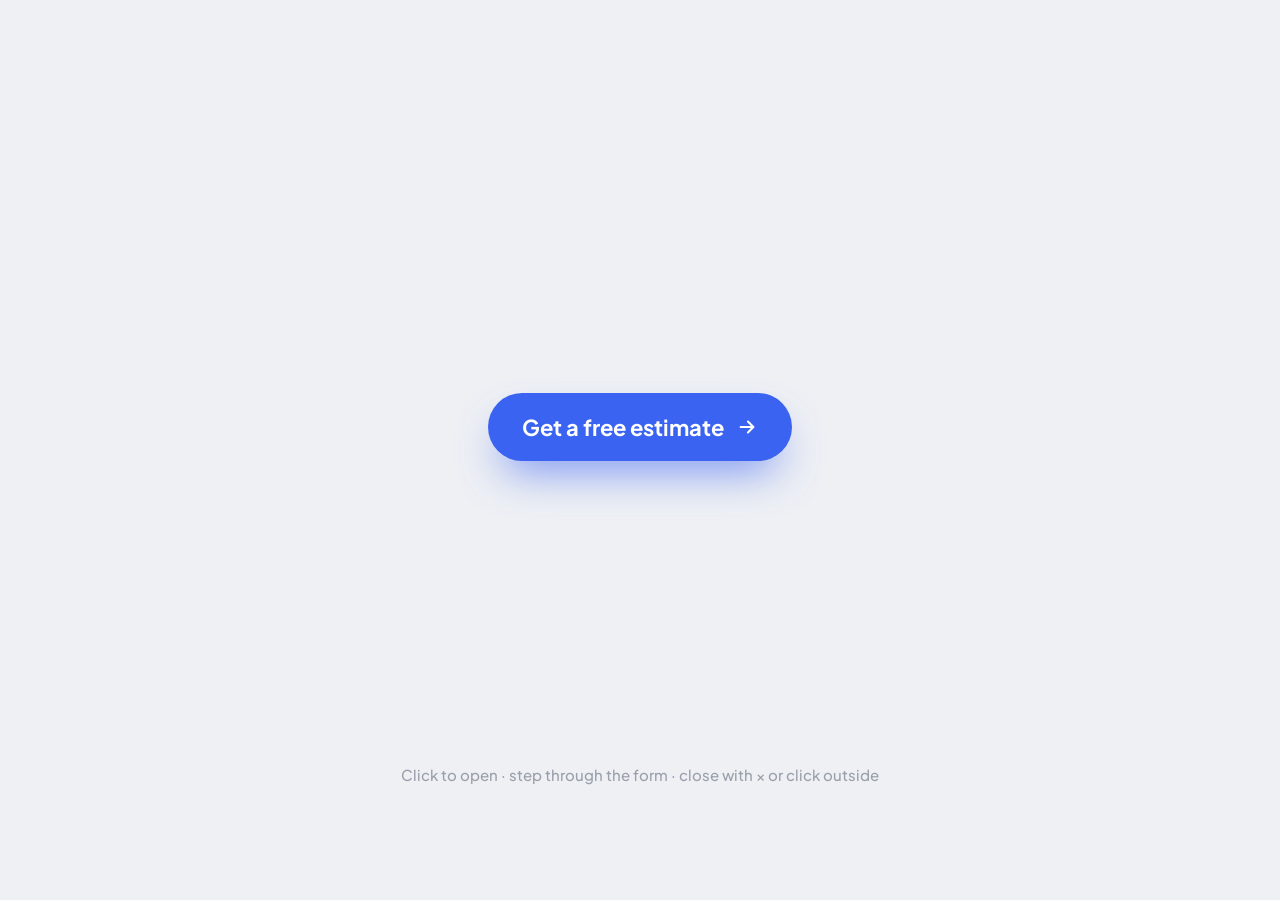
<file: fun-button.html>
<!DOCTYPE html>
<html lang="en">
<head>
<meta charset="utf-8">
<meta name="viewport" content="width=device-width, initial-scale=1">
<title>Get a Free Estimate</title>
<link rel="preconnect" href="https://fonts.googleapis.com">
<link rel="preconnect" href="https://fonts.gstatic.com" crossorigin>
<link href="https://fonts.googleapis.com/css2?family=Plus+Jakarta+Sans:wght@400;500;600;700;800&display=swap" rel="stylesheet">
<style>
  * { box-sizing: border-box; }
  body { margin: 0; }

  .af-page {
    min-height: 100vh;
    display: flex;
    flex-direction: column;
    align-items: center;
    justify-content: center;
    gap: 28px;
    background: #eef0f4;
    font-family: 'Plus Jakarta Sans', system-ui, sans-serif;
    padding: 48px 24px;
  }

  .af-stage {
    position: relative;
    width: 100%;
    max-width: 620px;
    min-height: 620px;
    display: flex;
    align-items: center;
    justify-content: center;
  }

  .af-input { width: 100%; font-family: inherit; font-size: 17px; font-weight: 500; color: #12141a; background: #fff; border: 1px solid #e3e6ec; border-radius: 14px; padding: 15px 16px; outline: none; transition: border-color .15s ease, box-shadow .15s ease; }
  .af-input::placeholder { color: #a8adb8; }
  .af-input:focus { border-color: #3b63f2; box-shadow: 0 0 0 4px rgba(59,99,242,.14); }
  select.af-input { appearance: none; background-image: url("data:image/svg+xml,%3Csvg xmlns='http://www.w3.org/2000/svg' width='20' height='20' viewBox='0 0 24 24' fill='none' stroke='%235b616e' stroke-width='2.2' stroke-linecap='round' stroke-linejoin='round'%3E%3Cpath d='m6 9 6 6 6-6'/%3E%3C/svg%3E"); background-repeat: no-repeat; background-position: right 14px center; padding-right: 42px; cursor: pointer; }
  textarea.af-input { resize: none; min-height: 104px; line-height: 1.4; }
  .af-label { font-size: 14px; font-weight: 600; color: #5b616e; margin-bottom: 7px; display: block; }

  .af-btn {
    position: absolute;
    cursor: pointer;
    display: flex;
    align-items: center;
    gap: 12px;
    background: #3b63f2;
    border: 0;
    border-radius: 999px;
    padding: 20px 34px;
    box-shadow: 0 22px 44px -14px rgba(59,99,242,.7);
    font-family: inherit;
    transition: opacity .18s ease;
  }
  .af-btn-label { font-size: 22px; font-weight: 700; color: #fff; white-space: nowrap; }
  .af-btn-icon { color: #fff; display: flex; }

  .af-panel {
    position: absolute;
    width: 560px;
    max-width: calc(100vw - 48px);
    background: #f5f6f8;
    border: 1px solid #edeff3;
    border-radius: 28px;
    padding: 30px;
    box-shadow: 0 40px 90px -40px rgba(20,30,60,.4);
    opacity: 0;
    pointer-events: none;
  }
  .af-form { opacity: 0; }

  .af-head { display: flex; align-items: flex-start; justify-content: space-between; gap: 16px; margin-bottom: 20px; }
  .af-eyebrow { font-size: 14px; font-weight: 700; letter-spacing: 1.5px; text-transform: uppercase; color: #3b63f2; }
  .af-title { font-size: 25px; font-weight: 800; color: #12141a; line-height: 1.1; margin-top: 3px; }
  .af-close {
    cursor: pointer; flex-shrink: 0; width: 40px; height: 40px; border-radius: 12px;
    border: 1px solid #e3e6ec; background: #fff; color: #5b616e;
    display: flex; align-items: center; justify-content: center;
  }

  .af-progress { display: flex; gap: 6px; margin-bottom: 24px; }
  .af-progress-seg { flex: 1; height: 6px; border-radius: 999px; background: #dfe2e9; transition: background .3s ease; }
  .af-progress-seg.done { background: #3b63f2; }

  .af-step-body { display: flex; flex-direction: column; gap: 14px; min-height: 210px; }
  .af-help { font-size: 15px; color: #8b909a; line-height: 1.45; }
  .af-grid-2 { display: grid; grid-template-columns: 1fr 1fr; gap: 12px; }
  .af-grid-addr { display: grid; grid-template-columns: 1.4fr 1fr; gap: 12px; }

  .af-dropzone { border: 2px dashed #cfd4de; border-radius: 16px; padding: 22px; text-align: center; background: #fff; }
  .af-dropzone-icon { color: #a8adb8; display: flex; justify-content: center; margin-bottom: 6px; }
  .af-dropzone-title { font-size: 15px; font-weight: 600; color: #5b616e; }
  .af-dropzone-title span { color: #3b63f2; }
  .af-dropzone-sub { font-size: 13px; color: #a8adb8; margin-top: 3px; }

  .af-nav { display: flex; align-items: center; gap: 12px; margin-top: 22px; }
  .af-back {
    cursor: pointer; flex-shrink: 0; background: #fff; border: 1px solid #e3e6ec; border-radius: 14px;
    padding: 15px 22px; font-family: inherit; font-size: 17px; font-weight: 700; color: #5b616e;
    display: flex; align-items: center; gap: 8px;
  }
  .af-next {
    cursor: pointer; flex: 1; background: #3b63f2; border: 0; border-radius: 14px; padding: 16px;
    font-family: inherit; font-size: 18px; font-weight: 700; color: #fff;
    box-shadow: 0 18px 38px -14px rgba(59,99,242,.7);
    display: flex; align-items: center; justify-content: center; gap: 8px;
  }

  .af-success { background: #fff; border: 1px solid #eef0f3; border-radius: 20px; padding: 44px 24px; text-align: center; }
  .af-success-icon { width: 64px; height: 64px; border-radius: 999px; background: #e7f3ec; color: #1f9d57; display: flex; align-items: center; justify-content: center; margin: 0 auto 18px; }
  .af-success-title { font-size: 24px; font-weight: 800; color: #12141a; }
  .af-success-sub { font-size: 16px; color: #8b909a; margin-top: 8px; line-height: 1.45; }

  .af-hint { font-size: 15px; color: #9aa0ab; font-weight: 500; }

  .af-ghost {
    position: fixed; margin: 0; z-index: 9999; background: #3b63f2;
    box-shadow: 0 26px 50px -18px rgba(59,99,242,.7);
  }
</style>
</head>
<body>

<div class="af-page">
  <div class="af-stage" id="afStage">

    <!-- COLLAPSED: generic button -->
    <button type="button" class="af-btn" id="afBtn" aria-haspopup="dialog" aria-expanded="false">
      <span class="af-btn-label">Get a free estimate</span>
      <span class="af-btn-icon">
        <svg width="22" height="22" viewBox="0 0 24 24" fill="none" stroke="currentColor" stroke-width="2.2" stroke-linecap="round" stroke-linejoin="round"><path d="M5 12h14M13 6l6 6-6 6"></path></svg>
      </span>
    </button>

    <!-- EXPANDED: multistep panel -->
    <div class="af-panel" id="afPanel" role="dialog" aria-modal="true" aria-label="Free estimate form">
      <form class="af-form" id="contact_form" name="contact_form" novalidate>

        <div class="af-head">
          <div>
            <div class="af-eyebrow" id="afEyebrow"></div>
            <div class="af-title" id="afTitle"></div>
          </div>
          <button type="button" class="af-close" id="afClose" aria-label="Close">
            <svg width="20" height="20" viewBox="0 0 24 24" fill="none" stroke="currentColor" stroke-width="2.2" stroke-linecap="round" stroke-linejoin="round"><path d="M18 6 6 18M6 6l12 12"></path></svg>
          </button>
        </div>

        <div id="afWizard">
          <div class="af-progress" id="afProgress"></div>

          <div class="af-step-body" id="afStepBody"></div>

          <div class="af-nav">
            <button type="button" class="af-back" id="afBack" hidden>
              <svg width="18" height="18" viewBox="0 0 24 24" fill="none" stroke="currentColor" stroke-width="2.4" stroke-linecap="round" stroke-linejoin="round"><path d="M19 12H5M11 18l-6-6 6-6"></path></svg>
              Back
            </button>
            <button type="button" class="af-next" id="afNext">
              <span id="afNextLabel"></span>
              <svg width="18" height="18" viewBox="0 0 24 24" fill="none" stroke="currentColor" stroke-width="2.4" stroke-linecap="round" stroke-linejoin="round"><path d="M5 12h14M13 6l6 6-6 6"></path></svg>
            </button>
          </div>
        </div>

        <div class="af-success" id="afSuccess" hidden>
          <div class="af-success-icon">
            <svg width="32" height="32" viewBox="0 0 24 24" fill="none" stroke="currentColor" stroke-width="2.4" stroke-linecap="round" stroke-linejoin="round"><path d="M20 6 9 17l-5-5"></path></svg>
          </div>
          <div class="af-success-title" id="afSuccessTitle"></div>
          <div class="af-success-sub">We&#8217;ll reach out within one business day to schedule your free estimate.</div>
        </div>

      </form>
    </div>

  </div>

  <div class="af-hint">Click to open &#183; step through the form &#183; close with &times; or click outside</div>
</div>

<script>
(function () {
  var STEPS = [
    { eyebrow: 'Step 1 of 4', title: 'Where are you located?' },
    { eyebrow: 'Step 2 of 4', title: 'Your address' },
    { eyebrow: 'Step 3 of 4', title: 'Contact information' },
    { eyebrow: 'Step 4 of 4', title: 'About your project' },
  ];
  var STATES = ['AL','AK','AZ','AR','CA','CO','CT','DE','DC','FL','GA','HI','ID','IL','IN','IA','KS','KY','LA','ME','MD','MA','MI','MN','MS','MO','MT','NE','NV','NH','NJ','NM','NY','NC','ND','OH','OK','OR','PA','RI','SC','SD','TN','TX','UT','VT','VA','WA','WV','WI','WY'];
  var SOURCES = [
    { value: '1', label: 'Referral' },
    { value: '2', label: 'Previous Customer' },
    { value: '3', label: 'Internet / Web Search' },
    { value: '4', label: 'TV' },
    { value: '5', label: 'Radio' },
    { value: '6', label: 'Mail' },
    { value: '7', label: 'Other' },
  ];
  var EASE = 'cubic-bezier(.16,1,.3,1)';

  var btn = document.getElementById('afBtn');
  var panel = document.getElementById('afPanel');
  var form = document.getElementById('contact_form');
  var eyebrowEl = document.getElementById('afEyebrow');
  var titleEl = document.getElementById('afTitle');
  var progressEl = document.getElementById('afProgress');
  var stepBodyEl = document.getElementById('afStepBody');
  var backBtn = document.getElementById('afBack');
  var nextBtn = document.getElementById('afNext');
  var nextLabelEl = document.getElementById('afNextLabel');
  var closeBtn = document.getElementById('afClose');
  var wizardEl = document.getElementById('afWizard');
  var successEl = document.getElementById('afSuccess');
  var successTitleEl = document.getElementById('afSuccessTitle');

  var state = {
    expanded: false, busy: false, step: 0, done: false,
    zip: '', street: '', city: '', stateVal: '',
    first: '', last: '', phone: '', email: '', source: '', concerns: '',
  };

  function el(tag, attrs, children) {
    var e = document.createElement(tag);
    attrs = attrs || {};
    Object.keys(attrs).forEach(function (k) {
      if (k === 'class') e.className = attrs[k];
      else if (k === 'text') e.textContent = attrs[k];
      else if (k.indexOf('on') === 0) e.addEventListener(k.slice(2).toLowerCase(), attrs[k]);
      else e.setAttribute(k, attrs[k]);
    });
    (children || []).forEach(function (c) { e.appendChild(c); });
    return e;
  }

  function bindInput(input, key, evt) {
    input.value = state[key];
    input.addEventListener(evt || 'input', function (e) {
      state[key] = e.target.value;
    });
    return input;
  }

  function renderStepBody() {
    stepBodyEl.innerHTML = '';
    var i = state.step;

    if (i === 0) {
      var wrapZip = el('div', {}, [
        el('label', { class: 'af-label', for: 'Zip', text: 'Your ZIP code' }),
        bindInput(el('input', { class: 'af-input', id: 'Zip', name: 'Zip_Code', inputmode: 'numeric', maxlength: '10', placeholder: 'e.g. 32210' }), 'zip'),
      ]);
      stepBodyEl.appendChild(wrapZip);
      stepBodyEl.appendChild(el('div', { class: 'af-help', text: 'We’ll confirm we service your area before booking a visit.' }));
    }

    if (i === 1) {
      stepBodyEl.appendChild(el('div', {}, [
        el('label', { class: 'af-label', for: 'Street', text: 'Street address' }),
        bindInput(el('input', { class: 'af-input', id: 'Street', name: 'Street', maxlength: '300', placeholder: '123 Main St' }), 'street'),
      ]));

      var stateSelect = el('select', { class: 'af-input', id: 'State', name: 'State' });
      stateSelect.appendChild(el('option', { value: '', text: 'Select…' }));
      STATES.forEach(function (st) {
        stateSelect.appendChild(el('option', { value: st, text: st }));
      });
      bindInput(stateSelect, 'stateVal', 'change');

      stepBodyEl.appendChild(el('div', { class: 'af-grid-addr' }, [
        el('div', {}, [
          el('label', { class: 'af-label', for: 'City', text: 'City' }),
          bindInput(el('input', { class: 'af-input', id: 'City', name: 'City', maxlength: '255', placeholder: 'City' }), 'city'),
        ]),
        el('div', {}, [
          el('label', { class: 'af-label', for: 'State', text: 'State' }),
          stateSelect,
        ]),
      ]));
    }

    if (i === 2) {
      stepBodyEl.appendChild(el('div', { class: 'af-grid-2' }, [
        el('div', {}, [el('label', { class: 'af-label', for: 'First_Name', text: 'First name' }), bindInput(el('input', { class: 'af-input', id: 'First_Name', name: 'First_Name', maxlength: '50', placeholder: 'First' }), 'first')]),
        el('div', {}, [el('label', { class: 'af-label', for: 'Last_Name', text: 'Last name' }), bindInput(el('input', { class: 'af-input', id: 'Last_Name', name: 'Last_Name', maxlength: '50', placeholder: 'Last' }), 'last')]),
      ]));
      stepBodyEl.appendChild(el('div', { class: 'af-grid-2' }, [
        el('div', {}, [el('label', { class: 'af-label', for: 'Phone', text: 'Phone' }), bindInput(el('input', { class: 'af-input', id: 'Phone', name: 'Phone', inputmode: 'tel', placeholder: 'Phone' }), 'phone')]),
        el('div', {}, [el('label', { class: 'af-label', for: 'Email_Address', text: 'Email' }), bindInput(el('input', { class: 'af-input', id: 'Email_Address', name: 'Email_Address', type: 'email', maxlength: '200', placeholder: 'Email' }), 'email')]),
      ]));

      var sourceSelect = el('select', { class: 'af-input', id: 'lead_what_prompted_id', name: 'What_Prompted_Id' });
      sourceSelect.appendChild(el('option', { value: '', text: 'Select…' }));
      SOURCES.forEach(function (src) {
        sourceSelect.appendChild(el('option', { value: src.value, text: src.label }));
      });
      bindInput(sourceSelect, 'source', 'change');

      stepBodyEl.appendChild(el('div', {}, [
        el('label', { class: 'af-label', for: 'lead_what_prompted_id', text: 'How did you hear about us?' }),
        sourceSelect,
      ]));
    }

    if (i === 3) {
      stepBodyEl.appendChild(el('div', {}, [
        el('label', { class: 'af-label', for: 'Message', text: 'Describe your concerns' }),
        bindInput(el('textarea', { class: 'af-input', id: 'Message', name: 'Message', placeholder: 'Cracks in the wall, sloping floors, standing water…' }), 'concerns'),
      ]));
      stepBodyEl.appendChild(el('label', { class: 'af-label', style: 'margin-bottom:0', text: 'Share photos (optional)' }));

      var dz = el('div', { class: 'af-dropzone' });
      var dzIcon = el('div', { class: 'af-dropzone-icon' });
      dzIcon.innerHTML = '<svg width="26" height="26" viewBox="0 0 24 24" fill="none" stroke="currentColor" stroke-width="2" stroke-linecap="round" stroke-linejoin="round"><path d="M21 15v4a2 2 0 0 1-2 2H5a2 2 0 0 1-2-2v-4"></path><path d="M17 8l-5-5-5 5M12 3v13"></path></svg>';
      var dzTitle = el('div', { class: 'af-dropzone-title' });
      dzTitle.innerHTML = 'Drag &amp; drop or <span>browse files</span>';
      var dzSub = el('div', { class: 'af-dropzone-sub', text: 'Images only · up to 3 · 10MB max' });
      dz.appendChild(dzIcon); dz.appendChild(dzTitle); dz.appendChild(dzSub);
      stepBodyEl.appendChild(dz);
    }
  }

  function renderProgress() {
    progressEl.innerHTML = '';
    for (var n = 0; n < 4; n++) {
      progressEl.appendChild(el('div', { class: 'af-progress-seg' + (n <= state.step ? ' done' : '') }));
    }
  }

  function renderNav() {
    backBtn.hidden = state.step === 0;
    nextLabelEl.textContent = state.step === 3 ? 'Send request' : 'Continue';
  }

  function renderHeader() {
    var s = STEPS[state.step];
    eyebrowEl.textContent = s.eyebrow;
    titleEl.textContent = s.title;
  }

  function renderWizard() {
    renderHeader();
    renderProgress();
    renderStepBody();
    renderNav();
  }

  function animStep(dir) {
    stepBodyEl.animate(
      [{ opacity: 0, transform: 'translateX(' + (dir * 24) + 'px)' }, { opacity: 1, transform: 'translateX(0)' }],
      { duration: 260, easing: EASE }
    );
  }

  function showSuccess() {
    wizardEl.hidden = true;
    successEl.hidden = false;
    var nm = state.first.trim();
    successTitleEl.textContent = 'You’re all set, ' + (nm || 'there') + '!';
  }

  function resetToStart() {
    state.step = 0;
    state.done = false;
    wizardEl.hidden = false;
    successEl.hidden = true;
    renderWizard();
  }

  function makeGhost(rect, radius) {
    var g = document.createElement('div');
    g.className = 'af-ghost';
    g.style.top = rect.top + 'px';
    g.style.left = rect.left + 'px';
    g.style.width = rect.width + 'px';
    g.style.height = rect.height + 'px';
    g.style.borderRadius = radius + 'px';
    document.body.appendChild(g);
    return g;
  }

  function expand() {
    if (state.busy) return;
    state.busy = true;
    var DUR = 480;
    panel.style.opacity = '0';
    panel.style.pointerEvents = 'none';
    var from = btn.getBoundingClientRect();
    var to = panel.getBoundingClientRect();
    var ghost = makeGhost(from, 999);
    btn.style.opacity = '0';
    ghost.animate([
      { top: from.top + 'px', left: from.left + 'px', width: from.width + 'px', height: from.height + 'px', borderRadius: '999px' },
      { top: to.top + 'px', left: to.left + 'px', width: to.width + 'px', height: to.height + 'px', borderRadius: '28px' },
    ], { duration: DUR, easing: EASE, fill: 'forwards' }).onfinish = function () {
      panel.style.opacity = '1';
      panel.style.pointerEvents = 'auto';
      form.animate([{ opacity: 0, transform: 'translateY(8px)' }, { opacity: 1, transform: 'translateY(0)' }], { duration: 220, easing: 'ease-out', fill: 'forwards' });
      ghost.remove();
      state.expanded = true;
      state.busy = false;
      btn.setAttribute('aria-expanded', 'true');
    };
  }

  function collapse() {
    if (state.busy) return;
    state.busy = true;
    var DUR = 440;
    var from = panel.getBoundingClientRect();
    var to = btn.getBoundingClientRect();
    form.style.opacity = '0';
    var ghost = makeGhost(from, 28);
    panel.style.opacity = '0';
    panel.style.pointerEvents = 'none';
    ghost.animate([
      { top: from.top + 'px', left: from.left + 'px', width: from.width + 'px', height: from.height + 'px', borderRadius: '28px' },
      { top: to.top + 'px', left: to.left + 'px', width: to.width + 'px', height: to.height + 'px', borderRadius: '999px' },
    ], { duration: DUR, easing: EASE, fill: 'forwards' }).onfinish = function () {
      btn.style.opacity = '1';
      form.style.opacity = '1';
      ghost.remove();
      state.expanded = false;
      state.busy = false;
      btn.setAttribute('aria-expanded', 'false');
      resetToStart();
      state.zip = state.street = state.city = state.stateVal = '';
      state.first = state.last = state.phone = state.email = state.source = state.concerns = '';
    };
  }

  function toggle() {
    if (state.busy) return;
    state.expanded ? collapse() : expand();
  }

  function next() {
    if (state.step < 3) {
      state.step += 1;
      renderWizard();
      animStep(1);
    } else {
      showSuccess();
    }
  }

  function back() {
    if (state.step > 0) {
      state.step -= 1;
      renderWizard();
      animStep(-1);
    }
  }

  btn.addEventListener('click', toggle);
  closeBtn.addEventListener('click', toggle);
  nextBtn.addEventListener('click', next);
  backBtn.addEventListener('click', back);

  document.addEventListener('pointerdown', function (e) {
    if (!state.expanded || state.busy) return;
    if (!panel.contains(e.target) && !btn.contains(e.target)) collapse();
  }, true);

  renderWizard();
})();
</script>
</body>
</html>
</file>
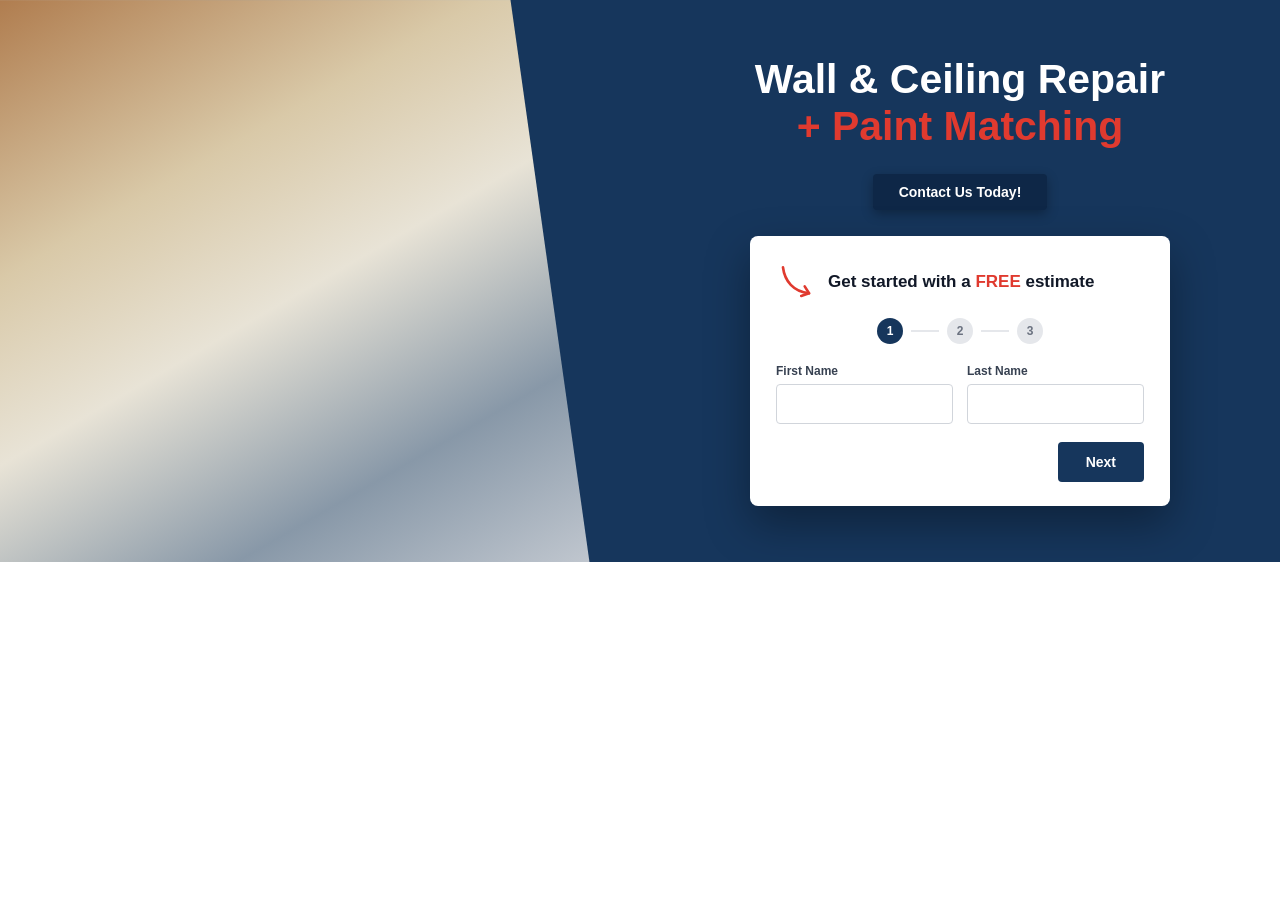
<file: hero-form-2.html>
<!DOCTYPE html>
<html lang="en">
<head>
<meta charset="UTF-8">
<meta name="viewport" content="width=device-width, initial-scale=1.0">
<title>Hero with Form — Split Diagonal</title>
<style>
  * { margin: 0; padding: 0; box-sizing: border-box; }

  body {
    font-family: 'Helvetica Neue', Arial, sans-serif;
  }

  .hero {
    position: relative;
    display: grid;
    grid-template-columns: 1fr 1fr;
    min-height: 520px;
    background: #16365c;
    overflow: hidden;
  }

  /* ---- Left photo panel ---- */
  .hero-photo {
    position: relative;
    /* Photo placeholder: swap for background-image: url('your-photo.jpg') */
    background:
      linear-gradient(150deg, #b07d4f 0%, #d9c9a8 30%, #e8e3d6 50%, #8898a8 75%, #c8cdd4 100%);
    background-size: cover;
    background-position: center;
  }

  /* Diagonal divider sweeping over the photo's right edge */
  .hero-photo::after {
    content: "";
    position: absolute;
    top: 0;
    right: -90px;
    width: 180px;
    height: 100%;
    background: #16365c;
    transform: skewX(8deg);
  }

  /* ---- Right content panel ---- */
  .hero-content {
    position: relative;
    z-index: 1;
    display: flex;
    flex-direction: column;
    justify-content: center;
    align-items: center;
    text-align: center;
    padding: 56px 40px;
    background: #16365c;
  }

  .hero-content h1 {
    color: #ffffff;
    font-size: clamp(28px, 3.2vw, 42px);
    font-weight: 800;
    line-height: 1.15;
    margin-bottom: 6px;
  }

  .hero-content h1 .accent {
    display: block;
    color: #e03a2f;
  }

  .contact-badge {
    display: inline-block;
    background: #0e2747;
    color: #ffffff;
    font-size: 14px;
    font-weight: 700;
    padding: 10px 26px;
    border-radius: 4px;
    margin: 18px 0 26px;
    box-shadow: 0 4px 12px rgba(0, 0, 0, 0.3);
  }

  /* ---- Form card ---- */
  .form-card {
    position: relative;
    background: #ffffff;
    border-radius: 8px;
    box-shadow: 0 18px 44px rgba(0, 0, 0, 0.35);
    width: 100%;
    max-width: 420px;
    padding: 26px 26px 24px;
    text-align: left;
  }

  .card-header {
    display: flex;
    align-items: center;
    gap: 12px;
    margin-bottom: 16px;
  }

  /* Hand-drawn style arrow pointing at the heading */
  .card-header .arrow {
    flex-shrink: 0;
    color: #e03a2f;
  }

  .card-header h2 {
    font-size: 17px;
    font-weight: 800;
    color: #111827;
  }

  .card-header h2 .free { color: #e03a2f; }

  /* ---- Step indicator ---- */
  .step-indicator {
    display: flex;
    align-items: center;
    justify-content: center;
    gap: 8px;
    margin-bottom: 20px;
  }

  .step-indicator .dot {
    width: 26px;
    height: 26px;
    border-radius: 50%;
    background: #e5e7eb;
    color: #6b7280;
    font-size: 12px;
    font-weight: 700;
    display: flex;
    align-items: center;
    justify-content: center;
  }

  .step-indicator .dot.active {
    background: #16365c;
    color: #ffffff;
  }

  .step-indicator .bar {
    width: 28px;
    height: 2px;
    background: #e5e7eb;
  }

  .form-step { display: none; }
  .form-step.active { display: block; }

  .field-row {
    display: grid;
    grid-template-columns: 1fr 1fr;
    gap: 14px;
    margin-bottom: 18px;
  }

  .field label {
    display: block;
    font-size: 12px;
    font-weight: 600;
    color: #374151;
    margin-bottom: 6px;
  }

  .field input,
  .field textarea {
    width: 100%;
    padding: 11px 12px;
    font-size: 14px;
    font-family: inherit;
    color: #111827;
    border: 1px solid #d1d5db;
    border-radius: 4px;
  }

  .field input:focus,
  .field textarea:focus {
    outline: none;
    border-color: #16365c;
    box-shadow: 0 0 0 3px rgba(22, 54, 92, 0.15);
  }

  .form-btn {
    display: block;
    margin-left: auto;
    background: #16365c;
    color: #ffffff;
    font-size: 14px;
    font-weight: 700;
    border: none;
    border-radius: 4px;
    padding: 12px 28px;
    cursor: pointer;
    transition: background 0.2s ease;
  }

  .form-btn:hover { background: #0e2747; }
  .form-btn.full { width: 100%; }

  /* ---- Mobile ---- */
  @media (max-width: 820px) {
    .hero {
      grid-template-columns: 1fr;
      min-height: 0;
    }

    .hero-photo {
      height: 220px;
    }

    /* Switch the diagonal to sweep up from the bottom edge of the photo */
    .hero-photo::after {
      top: auto;
      right: 0;
      bottom: -60px;
      left: 0;
      width: 100%;
      height: 120px;
      transform: skewY(-4deg);
    }

    .hero-content {
      padding: 36px 20px 48px;
    }
  }

  @media (max-width: 480px) {
    .field-row { grid-template-columns: 1fr; }
  }
</style>
</head>
<body>

<section class="hero">
  <div class="hero-photo" role="img" aria-label="Technician repairing a wall and ceiling"></div>

  <div class="hero-content">
    <h1>Wall &amp; Ceiling Repair
      <span class="accent">+ Paint Matching</span>
    </h1>

    <span class="contact-badge">Contact Us Today!</span>

    <div class="form-card">
      <div class="card-header">
        <svg class="arrow" width="40" height="40" viewBox="0 0 46 46" fill="none" stroke="currentColor" stroke-width="3" stroke-linecap="round" stroke-linejoin="round" aria-hidden="true">
          <path d="M8 6 C 10 22, 20 34, 38 36" />
          <path d="M29 39 L 38 36 L 33 28" />
        </svg>
        <h2>Get started with a <span class="free">FREE</span> estimate</h2>
      </div>

      <div class="step-indicator" aria-hidden="true">
        <span class="dot active" data-step="1">1</span>
        <span class="bar"></span>
        <span class="dot" data-step="2">2</span>
        <span class="bar"></span>
        <span class="dot" data-step="3">3</span>
      </div>

      <form id="estimate-form">
        <div class="form-step active" data-step="1">
          <div class="field-row">
            <div class="field">
              <label for="first-name">First Name</label>
              <input type="text" id="first-name" name="first-name" required>
            </div>
            <div class="field">
              <label for="last-name">Last Name</label>
              <input type="text" id="last-name" name="last-name" required>
            </div>
          </div>
          <button type="button" class="form-btn" data-next="2">Next</button>
        </div>

        <div class="form-step" data-step="2">
          <div class="field-row">
            <div class="field">
              <label for="email">Email</label>
              <input type="email" id="email" name="email" required>
            </div>
            <div class="field">
              <label for="phone">Phone</label>
              <input type="tel" id="phone" name="phone" required>
            </div>
          </div>
          <button type="button" class="form-btn" data-next="3">Next</button>
        </div>

        <div class="form-step" data-step="3">
          <div class="field" style="margin-bottom: 18px;">
            <label for="details">Tell us about your project</label>
            <textarea id="details" name="details" rows="3"></textarea>
          </div>
          <button type="submit" class="form-btn full">Get My Free Estimate</button>
        </div>
      </form>
    </div>
  </div>
</section>

<script>
  const steps = document.querySelectorAll('.form-step');
  const dots = document.querySelectorAll('.step-indicator .dot');

  document.querySelectorAll('[data-next]').forEach(btn => {
    btn.addEventListener('click', () => {
      const current = btn.closest('.form-step');
      const inputs = current.querySelectorAll('input, textarea');
      for (const input of inputs) {
        if (!input.reportValidity()) return;
      }
      steps.forEach(s => s.classList.toggle('active', s.dataset.step === btn.dataset.next));
      dots.forEach(d => d.classList.toggle('active', d.dataset.step <= btn.dataset.next));
    });
  });

  document.getElementById('estimate-form').addEventListener('submit', e => {
    e.preventDefault();
    alert('Thanks! Your free estimate request has been submitted.');
  });
</script>

</body>
</html>
</file>
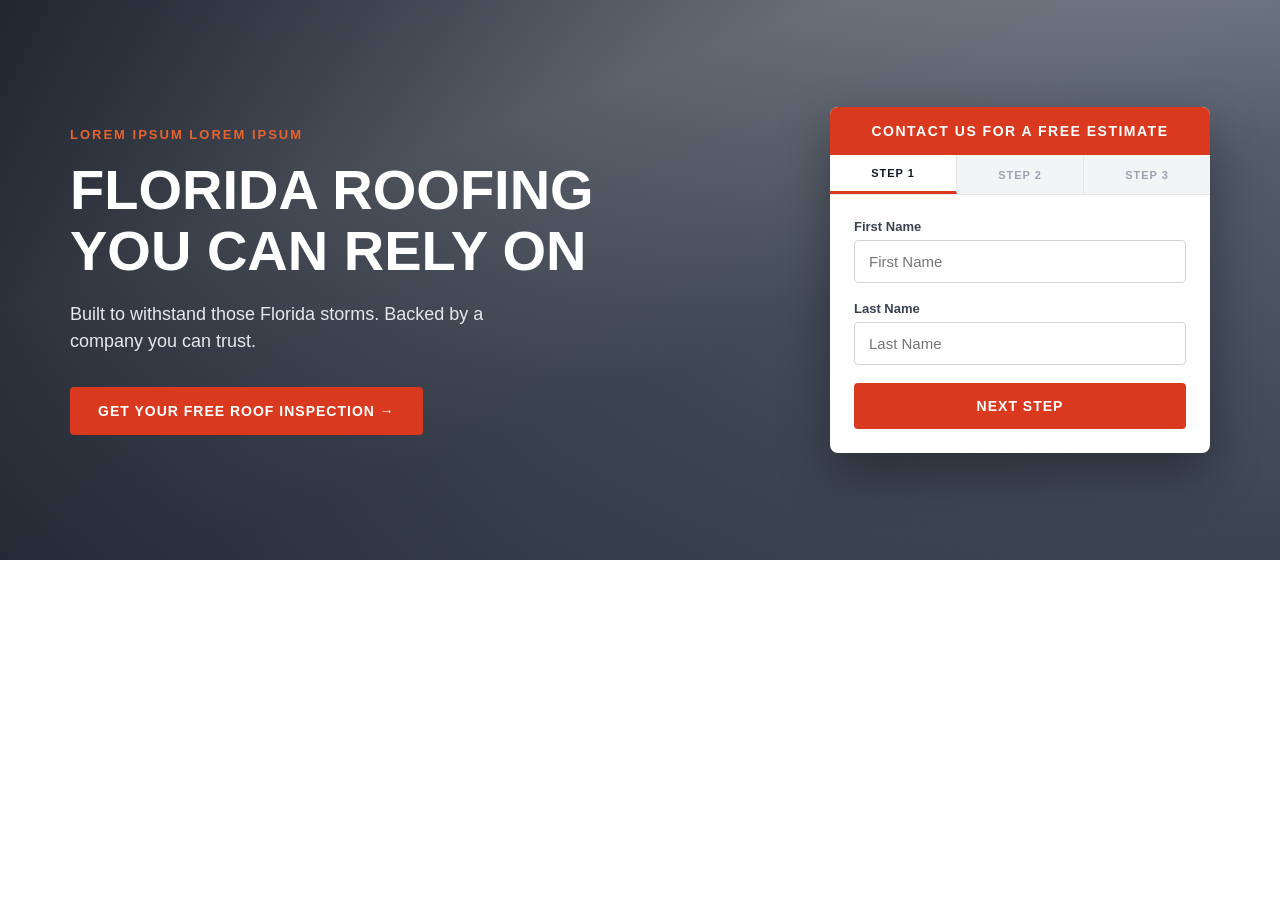
<file: hero-form.html>
<!DOCTYPE html>
<html lang="en">
<head>
<meta charset="UTF-8">
<meta name="viewport" content="width=device-width, initial-scale=1.0">
<title>Hero with Form</title>
<style>
  * { margin: 0; padding: 0; box-sizing: border-box; }

  body {
    font-family: 'Helvetica Neue', Arial, sans-serif;
  }

  .hero {
    position: relative;
    min-height: 560px;
    display: flex;
    align-items: center;
    padding: 64px 24px;
    /* Photo placeholder: swap for background-image: url('your-photo.jpg') */
    background:
      linear-gradient(100deg, rgba(15, 20, 30, 0.85) 0%, rgba(15, 20, 30, 0.55) 45%, rgba(15, 20, 30, 0.25) 100%),
      linear-gradient(160deg, #8a93a3 0%, #b8bfc9 30%, #6e7888 60%, #4a5263 100%);
    background-size: cover;
    background-position: center;
  }

  .hero-inner {
    width: 100%;
    max-width: 1140px;
    margin: 0 auto;
    display: grid;
    grid-template-columns: 1fr 380px;
    gap: 48px;
    align-items: center;
  }

  /* ---- Left copy ---- */
  .hero-copy .eyebrow {
    color: #e8632c;
    font-size: 13px;
    font-weight: 700;
    letter-spacing: 2px;
    text-transform: uppercase;
    margin-bottom: 16px;
  }

  .hero-copy h1 {
    color: #ffffff;
    font-size: clamp(34px, 5vw, 56px);
    font-weight: 800;
    line-height: 1.08;
    text-transform: uppercase;
    margin-bottom: 20px;
  }

  .hero-copy p {
    color: #e6e8ec;
    font-size: 18px;
    line-height: 1.5;
    max-width: 460px;
    margin-bottom: 32px;
  }

  .hero-cta {
    display: inline-block;
    background: #d93a1f;
    color: #ffffff;
    font-size: 14px;
    font-weight: 700;
    letter-spacing: 1px;
    text-transform: uppercase;
    text-decoration: none;
    padding: 16px 28px;
    border-radius: 4px;
    transition: background 0.2s ease;
  }

  .hero-cta:hover { background: #b92e16; }
  .hero-cta::after { content: " \2192"; }

  /* ---- Form card ---- */
  .form-card {
    background: #ffffff;
    border-radius: 8px;
    overflow: hidden;
    box-shadow: 0 20px 50px rgba(0, 0, 0, 0.35);
  }

  .form-card-header {
    background: #d93a1f;
    color: #ffffff;
    text-align: center;
    font-size: 14px;
    font-weight: 700;
    letter-spacing: 1.5px;
    text-transform: uppercase;
    padding: 16px 20px;
  }

  .form-steps {
    display: flex;
    border-bottom: 1px solid #e5e7eb;
  }

  .form-steps button {
    flex: 1;
    background: #f3f4f6;
    border: none;
    border-right: 1px solid #e5e7eb;
    padding: 12px 8px;
    font-size: 11px;
    font-weight: 700;
    letter-spacing: 1px;
    text-transform: uppercase;
    color: #9ca3af;
    cursor: default;
  }

  .form-steps button:last-child { border-right: none; }

  .form-steps button.active {
    background: #ffffff;
    color: #111827;
    border-bottom: 3px solid #d93a1f;
  }

  .form-body { padding: 24px; }

  .form-step { display: none; }
  .form-step.active { display: block; }

  .field { margin-bottom: 18px; }

  .field label {
    display: block;
    font-size: 13px;
    font-weight: 600;
    color: #374151;
    margin-bottom: 6px;
  }

  .field input,
  .field textarea {
    width: 100%;
    padding: 12px 14px;
    font-size: 15px;
    font-family: inherit;
    color: #111827;
    border: 1px solid #d1d5db;
    border-radius: 4px;
  }

  .field input:focus,
  .field textarea:focus {
    outline: none;
    border-color: #d93a1f;
    box-shadow: 0 0 0 3px rgba(217, 58, 31, 0.15);
  }

  .form-submit {
    width: 100%;
    background: #d93a1f;
    color: #ffffff;
    font-size: 14px;
    font-weight: 700;
    letter-spacing: 1px;
    text-transform: uppercase;
    border: none;
    border-radius: 4px;
    padding: 15px;
    cursor: pointer;
    transition: background 0.2s ease;
  }

  .form-submit:hover { background: #b92e16; }

  /* ---- Mobile ---- */
  @media (max-width: 860px) {
    .hero { padding: 48px 16px; }

    .hero-inner {
      grid-template-columns: 1fr;
      gap: 36px;
    }

    .hero-copy { text-align: center; }
    .hero-copy p { margin-left: auto; margin-right: auto; }

    .form-card { max-width: 440px; margin: 0 auto; width: 100%; }
  }
</style>
</head>
<body>

<section class="hero">
  <div class="hero-inner">
    <div class="hero-copy">
      <p class="eyebrow">Lorem Ipsum Lorem Ipsum</p>
      <h1>Florida Roofing<br>You Can Rely On</h1>
      <p>Built to withstand those Florida storms. Backed by a company you can trust.</p>
      <a href="#" class="hero-cta">Get Your Free Roof Inspection</a>
    </div>

    <div class="form-card">
      <div class="form-card-header">Contact Us For A Free Estimate</div>
      <div class="form-steps">
        <button type="button" class="step-tab active" data-step="1">Step 1</button>
        <button type="button" class="step-tab" data-step="2">Step 2</button>
        <button type="button" class="step-tab" data-step="3">Step 3</button>
      </div>
      <form class="form-body" id="estimate-form">
        <div class="form-step active" data-step="1">
          <div class="field">
            <label for="first-name">First Name</label>
            <input type="text" id="first-name" name="first-name" placeholder="First Name" required>
          </div>
          <div class="field">
            <label for="last-name">Last Name</label>
            <input type="text" id="last-name" name="last-name" placeholder="Last Name" required>
          </div>
          <button type="button" class="form-submit" data-next="2">Next Step</button>
        </div>

        <div class="form-step" data-step="2">
          <div class="field">
            <label for="email">Email</label>
            <input type="email" id="email" name="email" placeholder="Email Address" required>
          </div>
          <div class="field">
            <label for="phone">Phone</label>
            <input type="tel" id="phone" name="phone" placeholder="Phone Number" required>
          </div>
          <button type="button" class="form-submit" data-next="3">Next Step</button>
        </div>

        <div class="form-step" data-step="3">
          <div class="field">
            <label for="address">Street Address</label>
            <input type="text" id="address" name="address" placeholder="Street Address" required>
          </div>
          <div class="field">
            <label for="details">How Can We Help?</label>
            <textarea id="details" name="details" rows="3" placeholder="Tell us about your roof..."></textarea>
          </div>
          <button type="submit" class="form-submit">Get My Free Estimate</button>
        </div>
      </form>
    </div>
  </div>
</section>

<script>
  const tabs = document.querySelectorAll('.step-tab');
  const steps = document.querySelectorAll('.form-step');

  function goToStep(n) {
    tabs.forEach(t => t.classList.toggle('active', t.dataset.step === String(n)));
    steps.forEach(s => s.classList.toggle('active', s.dataset.step === String(n)));
  }

  document.querySelectorAll('[data-next]').forEach(btn => {
    btn.addEventListener('click', () => {
      const current = btn.closest('.form-step');
      const inputs = current.querySelectorAll('input, textarea');
      for (const input of inputs) {
        if (!input.reportValidity()) return;
      }
      goToStep(btn.dataset.next);
    });
  });

  tabs.forEach(tab => {
    tab.addEventListener('click', () => goToStep(tab.dataset.step));
  });

  document.getElementById('estimate-form').addEventListener('submit', e => {
    e.preventDefault();
    alert('Thanks! Your free estimate request has been submitted.');
  });
</script>

</body>
</html>
</file>
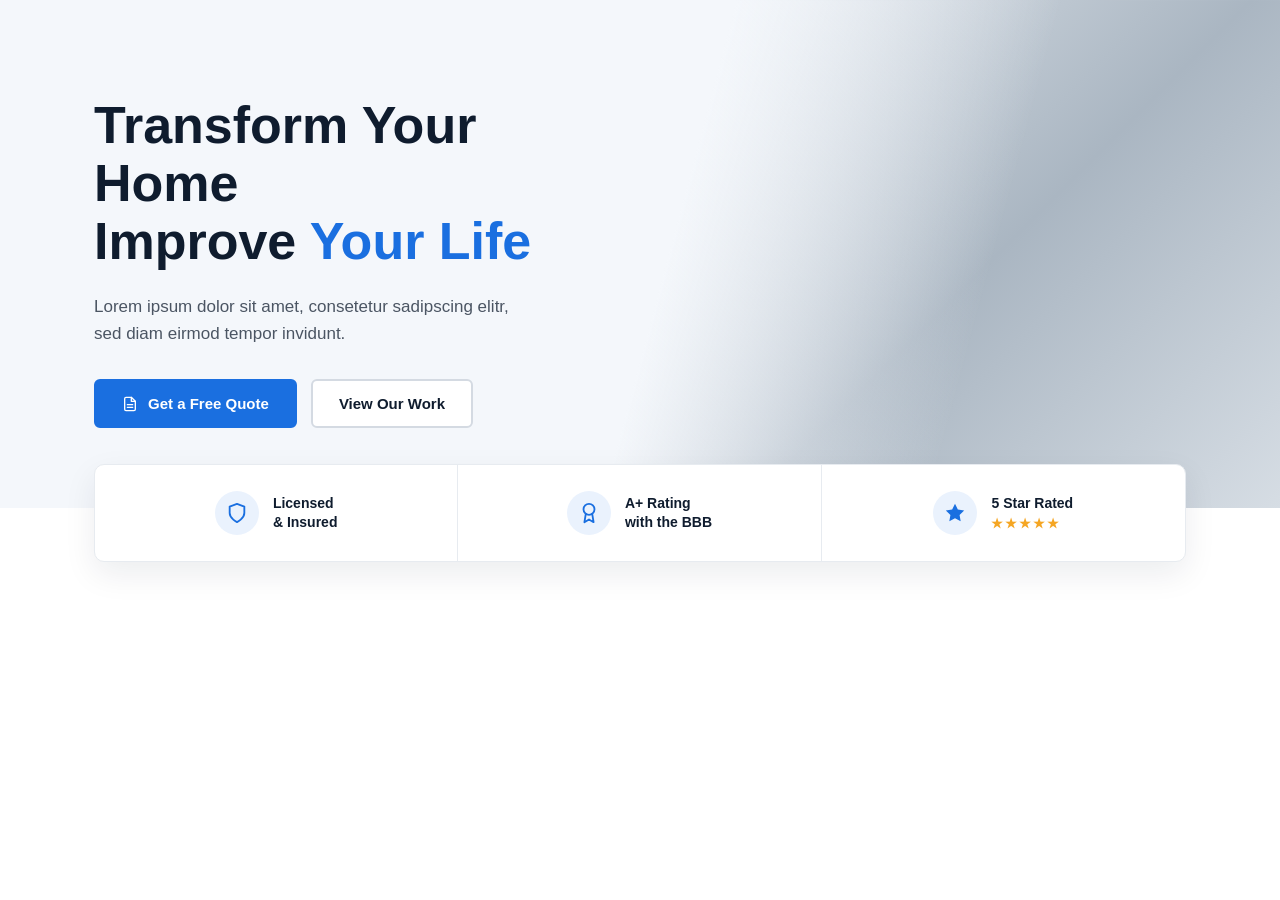
<file: hero.html>
<!DOCTYPE html>
<html lang="en">
<head>
<meta charset="UTF-8">
<meta name="viewport" content="width=device-width, initial-scale=1.0">
<title>Hero with Trust Badges</title>
<style>
  * { margin: 0; padding: 0; box-sizing: border-box; }

  body {
    font-family: 'Helvetica Neue', Arial, sans-serif;
    background: #ffffff;
  }

  .hero {
    position: relative;
    overflow: hidden;
    background: linear-gradient(105deg, #f4f7fb 0%, #f4f7fb 52%, rgba(244, 247, 251, 0) 75%),
                /* Photo placeholder: swap for background-image: url('your-photo.jpg') */
                linear-gradient(135deg, #c9d2dc 0%, #e8edf2 35%, #aab6c2 70%, #d6dde4 100%);
    background-size: cover;
    background-position: center right;
  }

  .hero-inner {
    max-width: 1140px;
    margin: 0 auto;
    padding: 96px 24px 80px;
  }

  .hero-copy { max-width: 520px; }

  .hero-copy h1 {
    font-size: clamp(34px, 4.5vw, 52px);
    font-weight: 800;
    line-height: 1.12;
    color: #0f1c2e;
    margin-bottom: 22px;
  }

  .hero-copy h1 .accent { color: #1a6fe0; }

  .hero-copy p {
    font-size: 17px;
    line-height: 1.6;
    color: #4b5563;
    margin-bottom: 32px;
    max-width: 440px;
  }

  .hero-actions {
    display: flex;
    flex-wrap: wrap;
    gap: 14px;
  }

  .btn {
    display: inline-flex;
    align-items: center;
    gap: 10px;
    font-size: 15px;
    font-weight: 700;
    text-decoration: none;
    padding: 14px 26px;
    border-radius: 6px;
    transition: all 0.2s ease;
  }

  .btn-primary {
    background: #1a6fe0;
    color: #ffffff;
    border: 2px solid #1a6fe0;
  }

  .btn-primary:hover { background: #1257b8; border-color: #1257b8; }

  .btn-secondary {
    background: #ffffff;
    color: #0f1c2e;
    border: 2px solid #d4dae2;
  }

  .btn-secondary:hover { border-color: #1a6fe0; color: #1a6fe0; }

  .btn svg { flex-shrink: 0; }

  /* ---- Trust bar ---- */
  .trust-bar {
    max-width: 1140px;
    margin: -44px auto 48px;
    position: relative;
    padding: 0 24px;
  }

  .trust-bar-inner {
    background: #ffffff;
    border: 1px solid #e7ebf0;
    border-radius: 10px;
    box-shadow: 0 12px 32px rgba(15, 28, 46, 0.08);
    display: grid;
    grid-template-columns: repeat(3, 1fr);
  }

  .trust-item {
    display: flex;
    align-items: center;
    justify-content: center;
    gap: 14px;
    padding: 26px 20px;
    border-right: 1px solid #e7ebf0;
  }

  .trust-item:last-child { border-right: none; }

  .trust-icon {
    width: 44px;
    height: 44px;
    border-radius: 50%;
    background: #eaf2fd;
    color: #1a6fe0;
    display: flex;
    align-items: center;
    justify-content: center;
    flex-shrink: 0;
  }

  .trust-text {
    font-size: 14px;
    font-weight: 700;
    line-height: 1.35;
    color: #0f1c2e;
  }

  .stars {
    color: #f5a623;
    font-size: 13px;
    letter-spacing: 2px;
    margin-top: 2px;
  }

  /* ---- Mobile ---- */
  @media (max-width: 760px) {
    .hero-inner { padding: 64px 20px 72px; }

    .hero-copy { text-align: center; margin: 0 auto; }
    .hero-copy p { margin-left: auto; margin-right: auto; }

    .hero-actions { justify-content: center; }

    .trust-bar { margin-top: -36px; padding: 0 20px; }

    .trust-bar-inner { grid-template-columns: 1fr; }

    .trust-item {
      border-right: none;
      border-bottom: 1px solid #e7ebf0;
      justify-content: flex-start;
      padding: 18px 24px;
    }

    .trust-item:last-child { border-bottom: none; }
  }
</style>
</head>
<body>

<section class="hero">
  <div class="hero-inner">
    <div class="hero-copy">
      <h1>Transform Your Home<br>Improve <span class="accent">Your Life</span></h1>
      <p>Lorem ipsum dolor sit amet, consetetur sadipscing elitr, sed diam eirmod tempor invidunt.</p>
      <div class="hero-actions">
        <a href="#" class="btn btn-primary">
          <svg width="16" height="16" viewBox="0 0 24 24" fill="none" stroke="currentColor" stroke-width="2" stroke-linecap="round" stroke-linejoin="round"><path d="M14 2H6a2 2 0 0 0-2 2v16a2 2 0 0 0 2 2h12a2 2 0 0 0 2-2V8z"/><polyline points="14 2 14 8 20 8"/><line x1="16" y1="13" x2="8" y2="13"/><line x1="16" y1="17" x2="8" y2="17"/></svg>
          Get a Free Quote
        </a>
        <a href="#" class="btn btn-secondary">View Our Work</a>
      </div>
    </div>
  </div>
</section>

<div class="trust-bar">
  <div class="trust-bar-inner">
    <div class="trust-item">
      <div class="trust-icon">
        <svg width="22" height="22" viewBox="0 0 24 24" fill="none" stroke="currentColor" stroke-width="2" stroke-linecap="round" stroke-linejoin="round"><path d="M12 22s8-4 8-10V5l-8-3-8 3v7c0 6 8 10 8 10z"/></svg>
      </div>
      <div class="trust-text">Licensed<br>&amp; Insured</div>
    </div>
    <div class="trust-item">
      <div class="trust-icon">
        <svg width="22" height="22" viewBox="0 0 24 24" fill="none" stroke="currentColor" stroke-width="2" stroke-linecap="round" stroke-linejoin="round"><circle cx="12" cy="8" r="6"/><path d="M15.5 13 17 22l-5-3-5 3 1.5-9"/></svg>
      </div>
      <div class="trust-text">A+ Rating<br>with the BBB</div>
    </div>
    <div class="trust-item">
      <div class="trust-icon">
        <svg width="22" height="22" viewBox="0 0 24 24" fill="currentColor"><path d="M12 2l3.09 6.26L22 9.27l-5 4.87 1.18 6.88L12 17.77l-6.18 3.25L7 14.14 2 9.27l6.91-1.01L12 2z"/></svg>
      </div>
      <div class="trust-text">
        5 Star Rated
        <div class="stars">★★★★★</div>
      </div>
    </div>
  </div>
</div>

</body>
</html>
</file>
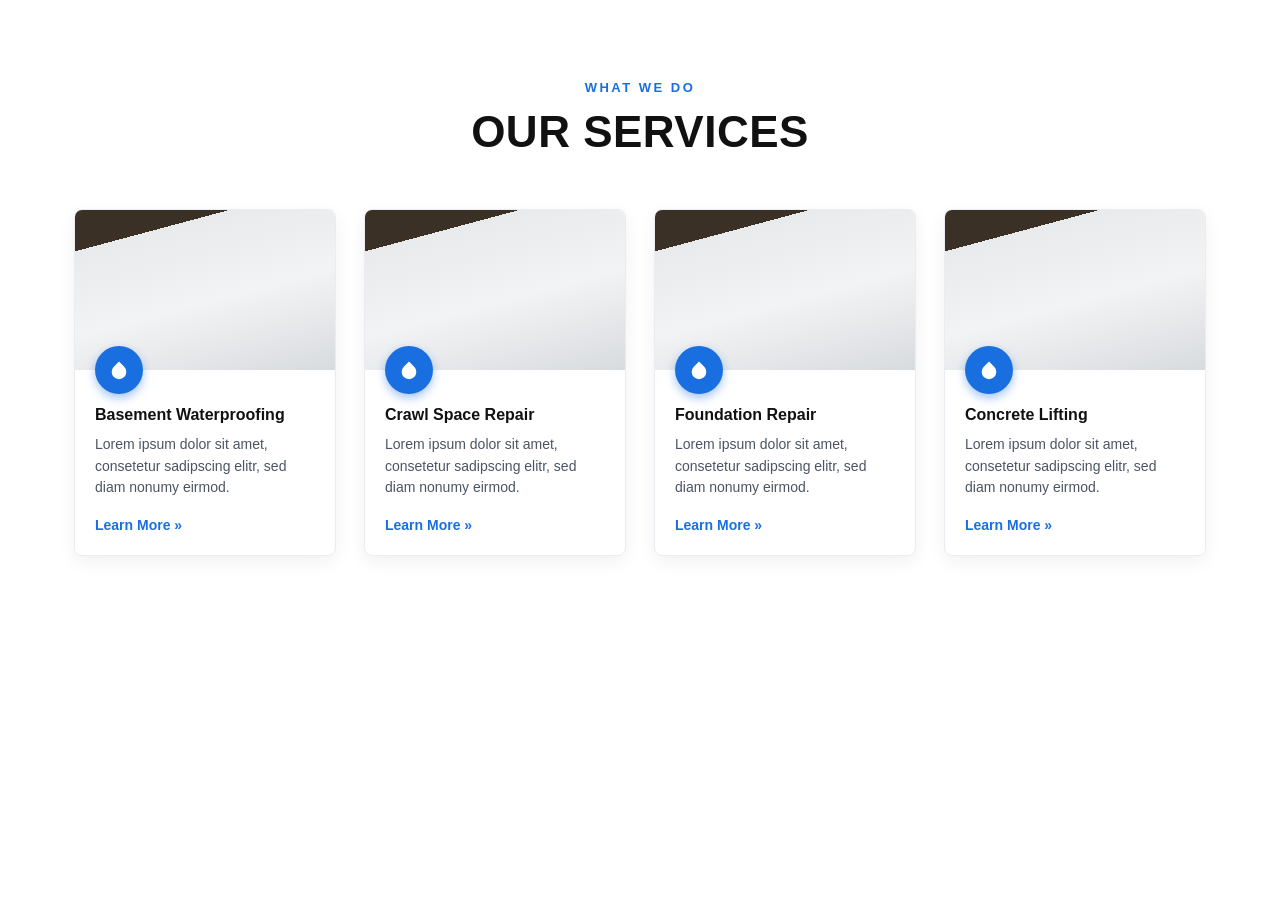
<file: services.html>
<!DOCTYPE html>
<html lang="en">
<head>
<meta charset="UTF-8">
<meta name="viewport" content="width=device-width, initial-scale=1.0">
<title>Our Services</title>
<style>
  * { margin: 0; padding: 0; box-sizing: border-box; }

  body {
    font-family: 'Helvetica Neue', Arial, sans-serif;
    background: #ffffff;
  }

  .services {
    max-width: 1180px;
    margin: 0 auto;
    padding: 80px 24px;
  }

  .services-header {
    text-align: center;
    margin-bottom: 52px;
  }

  .services-header .eyebrow {
    color: #1a6fe0;
    font-size: 13px;
    font-weight: 700;
    letter-spacing: 2.5px;
    text-transform: uppercase;
    margin-bottom: 12px;
  }

  .services-header h2 {
    color: #111111;
    font-size: clamp(30px, 4vw, 44px);
    font-weight: 900;
    text-transform: uppercase;
    letter-spacing: 0.5px;
  }

  .services-grid {
    display: grid;
    grid-template-columns: repeat(4, 1fr);
    gap: 28px;
  }

  .service-card {
    background: #ffffff;
    border: 1px solid #e9ecf0;
    border-radius: 8px;
    overflow: hidden;
    display: flex;
    flex-direction: column;
    box-shadow: 0 6px 18px rgba(17, 24, 39, 0.06);
    transition: transform 0.2s ease, box-shadow 0.2s ease;
  }

  .service-card:hover {
    transform: translateY(-4px);
    box-shadow: 0 14px 30px rgba(17, 24, 39, 0.12);
  }

  .card-image {
    position: relative;
    height: 160px;
    /* Photo placeholder: swap for an <img> or background-image */
    background: linear-gradient(165deg, #3b3026 0%, #3b3026 18%, #e8eaec 18%, #f2f3f5 55%, #d8dbde 100%);
  }

  .card-icon {
    position: absolute;
    left: 20px;
    bottom: -24px;
    width: 48px;
    height: 48px;
    border-radius: 50%;
    background: #1a6fe0;
    color: #ffffff;
    display: flex;
    align-items: center;
    justify-content: center;
    box-shadow: 0 4px 10px rgba(26, 111, 224, 0.4);
  }

  .card-body {
    padding: 36px 20px 22px;
    display: flex;
    flex-direction: column;
    flex: 1;
  }

  .card-body h3 {
    font-size: 16px;
    font-weight: 800;
    color: #111111;
    margin-bottom: 10px;
  }

  .card-body p {
    font-size: 14px;
    line-height: 1.55;
    color: #4b5563;
    margin-bottom: 18px;
    flex: 1;
  }

  .card-link {
    color: #1a6fe0;
    font-size: 14px;
    font-weight: 700;
    text-decoration: none;
  }

  .card-link:hover { text-decoration: underline; }
  .card-link::after { content: " \00bb"; }

  /* ---- Responsive ---- */
  @media (max-width: 1024px) {
    .services-grid { grid-template-columns: repeat(2, 1fr); }
  }

  @media (max-width: 560px) {
    .services { padding: 56px 20px; }
    .services-grid { grid-template-columns: 1fr; max-width: 380px; margin: 0 auto; }
  }
</style>
</head>
<body>

<section class="services">
  <div class="services-header">
    <p class="eyebrow">What We Do</p>
    <h2>Our Services</h2>
  </div>

  <div class="services-grid">
    <article class="service-card">
      <div class="card-image">
        <div class="card-icon">
          <svg width="22" height="22" viewBox="0 0 24 24" fill="currentColor"><path d="M12 2.69l5.66 5.66a8 8 0 1 1-11.31 0L12 2.69z"/></svg>
        </div>
      </div>
      <div class="card-body">
        <h3>Basement Waterproofing</h3>
        <p>Lorem ipsum dolor sit amet, consetetur sadipscing elitr, sed diam nonumy eirmod.</p>
        <a href="#" class="card-link">Learn More</a>
      </div>
    </article>

    <article class="service-card">
      <div class="card-image">
        <div class="card-icon">
          <svg width="22" height="22" viewBox="0 0 24 24" fill="currentColor"><path d="M12 2.69l5.66 5.66a8 8 0 1 1-11.31 0L12 2.69z"/></svg>
        </div>
      </div>
      <div class="card-body">
        <h3>Crawl Space Repair</h3>
        <p>Lorem ipsum dolor sit amet, consetetur sadipscing elitr, sed diam nonumy eirmod.</p>
        <a href="#" class="card-link">Learn More</a>
      </div>
    </article>

    <article class="service-card">
      <div class="card-image">
        <div class="card-icon">
          <svg width="22" height="22" viewBox="0 0 24 24" fill="currentColor"><path d="M12 2.69l5.66 5.66a8 8 0 1 1-11.31 0L12 2.69z"/></svg>
        </div>
      </div>
      <div class="card-body">
        <h3>Foundation Repair</h3>
        <p>Lorem ipsum dolor sit amet, consetetur sadipscing elitr, sed diam nonumy eirmod.</p>
        <a href="#" class="card-link">Learn More</a>
      </div>
    </article>

    <article class="service-card">
      <div class="card-image">
        <div class="card-icon">
          <svg width="22" height="22" viewBox="0 0 24 24" fill="currentColor"><path d="M12 2.69l5.66 5.66a8 8 0 1 1-11.31 0L12 2.69z"/></svg>
        </div>
      </div>
      <div class="card-body">
        <h3>Concrete Lifting</h3>
        <p>Lorem ipsum dolor sit amet, consetetur sadipscing elitr, sed diam nonumy eirmod.</p>
        <a href="#" class="card-link">Learn More</a>
      </div>
    </article>
  </div>
</section>

</body>
</html>
</file>
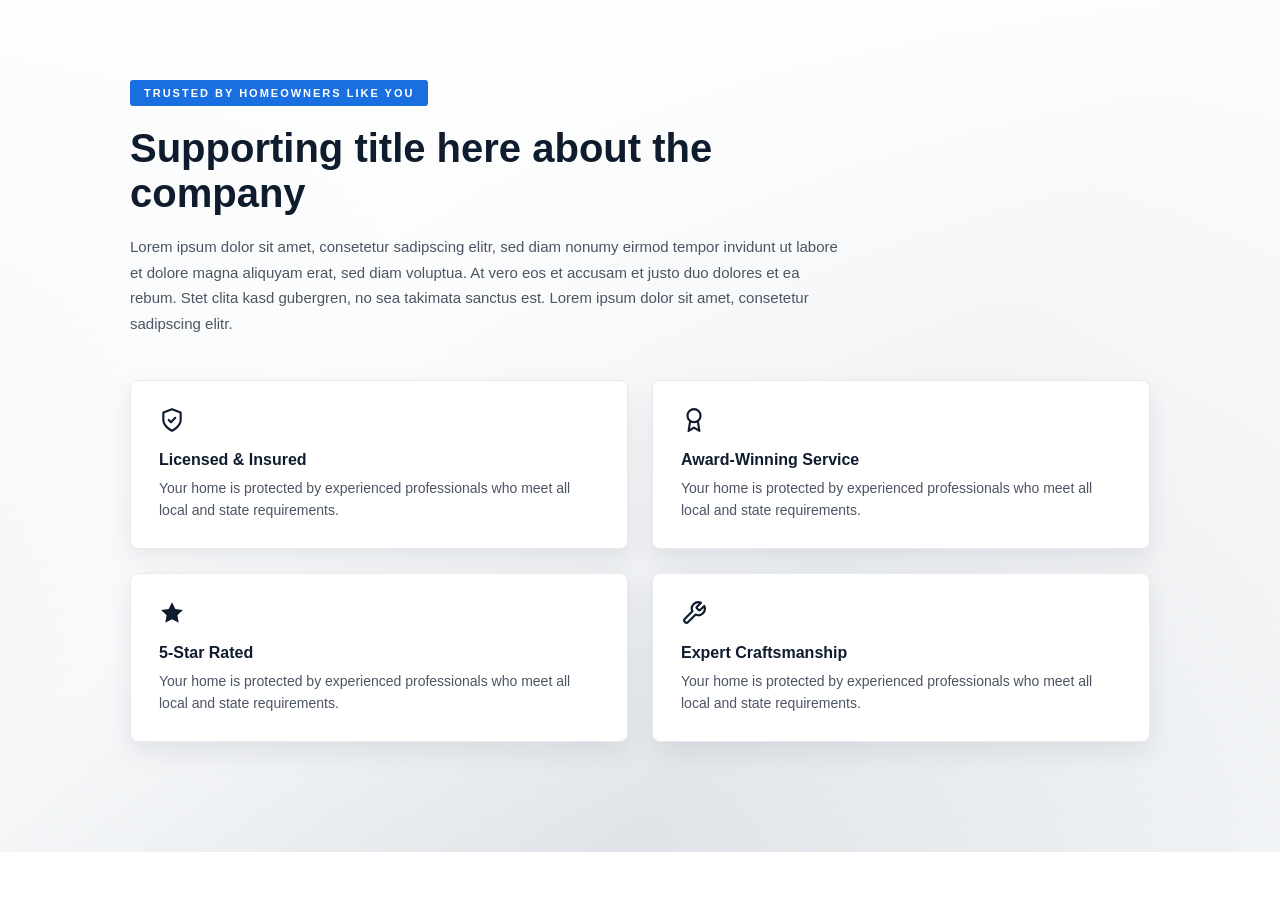
<file: why.html>
<!DOCTYPE html>
<html lang="en">
<head>
<meta charset="UTF-8">
<meta name="viewport" content="width=device-width, initial-scale=1.0">
<title>Why Choose Us</title>
<style>
  * { margin: 0; padding: 0; box-sizing: border-box; }

  body {
    font-family: 'Helvetica Neue', Arial, sans-serif;
    background: #ffffff;
  }

  .why {
    position: relative;
    padding: 80px 24px 110px;
    overflow: hidden;
    /* Photo placeholder: swap for background-image: url('your-photo.jpg') */
    background:
      linear-gradient(180deg, rgba(255, 255, 255, 0.96) 0%, rgba(255, 255, 255, 0.82) 45%, rgba(255, 255, 255, 0.55) 100%),
      linear-gradient(125deg, #cfd6dd 0%, #e9edf1 30%, #b9c2cb 65%, #dfe4e9 100%);
    background-size: cover;
    background-position: center;
  }

  .why-inner {
    max-width: 1020px;
    margin: 0 auto;
  }

  .why-header { max-width: 720px; }

  .why-tag {
    display: inline-block;
    background: #1a6fe0;
    color: #ffffff;
    font-size: 11px;
    font-weight: 700;
    letter-spacing: 2px;
    text-transform: uppercase;
    padding: 7px 14px;
    border-radius: 3px;
    margin-bottom: 20px;
  }

  .why-header h2 {
    font-size: clamp(28px, 4vw, 40px);
    font-weight: 800;
    color: #0f1c2e;
    margin-bottom: 18px;
  }

  .why-header p {
    font-size: 15px;
    line-height: 1.7;
    color: #4b5563;
    margin-bottom: 44px;
  }

  .why-grid {
    display: grid;
    grid-template-columns: repeat(2, 1fr);
    gap: 24px;
  }

  .why-card {
    background: #ffffff;
    border: 1px solid #e7ebf0;
    border-radius: 8px;
    padding: 26px 28px;
    box-shadow: 0 10px 26px rgba(15, 28, 46, 0.08);
  }

  .why-card .icon {
    color: #0f1c2e;
    margin-bottom: 14px;
  }

  .why-card h3 {
    font-size: 16px;
    font-weight: 800;
    color: #0f1c2e;
    margin-bottom: 8px;
  }

  .why-card p {
    font-size: 14px;
    line-height: 1.6;
    color: #4b5563;
  }

  /* ---- Mobile ---- */
  @media (max-width: 700px) {
    .why { padding: 56px 20px 72px; }
    .why-grid { grid-template-columns: 1fr; }
  }
</style>
</head>
<body>

<section class="why">
  <div class="why-inner">
    <div class="why-header">
      <span class="why-tag">Trusted by Homeowners Like You</span>
      <h2>Supporting title here about the company</h2>
      <p>Lorem ipsum dolor sit amet, consetetur sadipscing elitr, sed diam nonumy eirmod tempor invidunt ut labore et dolore magna aliquyam erat, sed diam voluptua. At vero eos et accusam et justo duo dolores et ea rebum. Stet clita kasd gubergren, no sea takimata sanctus est. Lorem ipsum dolor sit amet, consetetur sadipscing elitr.</p>
    </div>

    <div class="why-grid">
      <div class="why-card">
        <div class="icon">
          <svg width="26" height="26" viewBox="0 0 24 24" fill="none" stroke="currentColor" stroke-width="2" stroke-linecap="round" stroke-linejoin="round"><path d="M12 22s8-4 8-10V5l-8-3-8 3v7c0 6 8 10 8 10z"/><path d="M9 12l2 2 4-4"/></svg>
        </div>
        <h3>Licensed &amp; Insured</h3>
        <p>Your home is protected by experienced professionals who meet all local and state requirements.</p>
      </div>

      <div class="why-card">
        <div class="icon">
          <svg width="26" height="26" viewBox="0 0 24 24" fill="none" stroke="currentColor" stroke-width="2" stroke-linecap="round" stroke-linejoin="round"><circle cx="12" cy="8" r="6"/><path d="M15.5 13 17 22l-5-3-5 3 1.5-9"/></svg>
        </div>
        <h3>Award-Winning Service</h3>
        <p>Your home is protected by experienced professionals who meet all local and state requirements.</p>
      </div>

      <div class="why-card">
        <div class="icon">
          <svg width="26" height="26" viewBox="0 0 24 24" fill="currentColor"><path d="M12 2l3.09 6.26L22 9.27l-5 4.87 1.18 6.88L12 17.77l-6.18 3.25L7 14.14 2 9.27l6.91-1.01L12 2z"/></svg>
        </div>
        <h3>5-Star Rated</h3>
        <p>Your home is protected by experienced professionals who meet all local and state requirements.</p>
      </div>

      <div class="why-card">
        <div class="icon">
          <svg width="26" height="26" viewBox="0 0 24 24" fill="none" stroke="currentColor" stroke-width="2" stroke-linecap="round" stroke-linejoin="round"><path d="M14.7 6.3a1 1 0 0 0 0 1.4l1.6 1.6a1 1 0 0 0 1.4 0l3.77-3.77a6 6 0 0 1-7.94 7.94l-6.91 6.91a2.12 2.12 0 0 1-3-3l6.91-6.91a6 6 0 0 1 7.94-7.94l-3.76 3.76z"/></svg>
        </div>
        <h3>Expert Craftsmanship</h3>
        <p>Your home is protected by experienced professionals who meet all local and state requirements.</p>
      </div>
    </div>
  </div>
</section>

</body>
</html>
</file>
